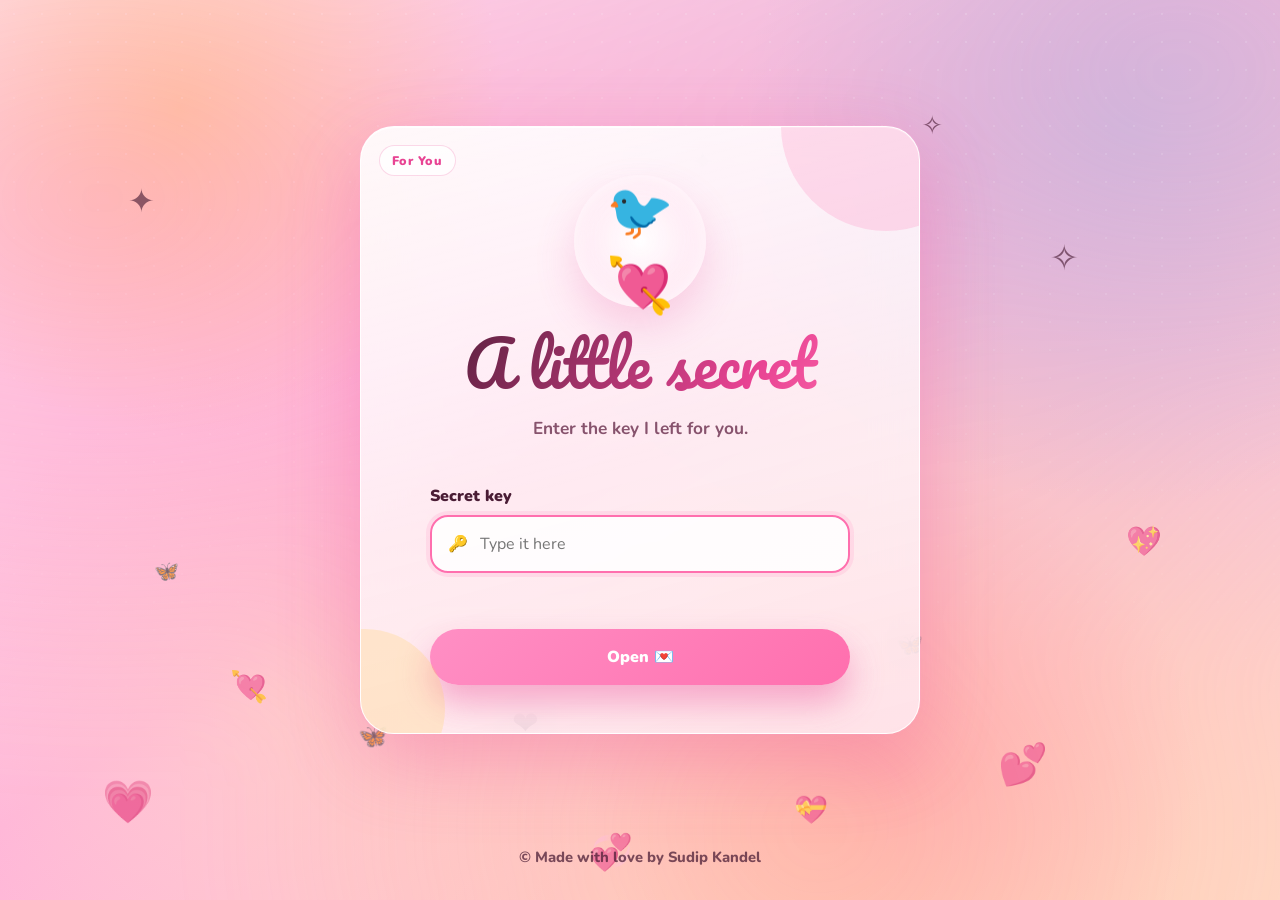
<file: index.html>
<!DOCTYPE html>
<html lang="en">
<head>
  <meta charset="UTF-8" />
  <meta name="viewport" content="width=device-width, initial-scale=1.0" />
  <meta name="description" content="A date invitation." />
  <meta name="theme-color" content="#ff6fae" />
  <title>For You 💘</title>
  <link rel="preconnect" href="https://fonts.googleapis.com" />
  <link rel="preconnect" href="https://fonts.gstatic.com" crossorigin />
  <link href="https://fonts.googleapis.com/css2?family=Nunito:wght@500;700;800;900&family=Pacifico&display=swap" rel="stylesheet" />
  <link rel="stylesheet" href="style.css" />
</head>
<body class="mood-lock">
  <div class="aurora" aria-hidden="true"></div>
  <div class="ambient" aria-hidden="true">
    <span class="heart h1">💗</span>
    <span class="heart h2">💘</span>
    <span class="heart h3">💕</span>
    <span class="heart h4">💖</span>
    <span class="heart h5">💞</span>
    <span class="heart h6">💝</span>
    <span class="heart h7">❤️</span>
    <span class="butterfly b1">🦋</span>
    <span class="butterfly b2">🦋</span>
    <span class="butterfly b3">🦋</span>
    <span class="sparkle s1">✦</span>
    <span class="sparkle s2">✧</span>
    <span class="sparkle s3">✦</span>
    <span class="sparkle s4">⋆</span>
    <span class="sparkle s5">✧</span>
  </div>

  <div id="celebration-layer" class="celebration-layer" aria-hidden="true"></div>
  <div id="flash-layer" class="flash-layer" aria-hidden="true"></div>

  <main class="app-shell">
    <section class="card screen is-active" id="screen-lock" aria-labelledby="lock-title">
      <p class="experience-badge" id="experience-badge" hidden></p>
      <div class="cupid-orbit" aria-hidden="true">
        <div class="cupid">🐦💘</div>
      </div>
      <h1 id="lock-title" class="shine-text">A little secret</h1>
      <p class="subtitle">Enter the key I left for you.</p>

      <form id="key-form" class="form-stack">
        <label for="love-key">Secret key</label>
        <div class="input-wrap">
          <span aria-hidden="true">🔑</span>
          <input id="love-key" name="love-key" type="password" autocomplete="off" placeholder="Type it here" required />
        </div>
        <p class="error-message" id="key-error" role="alert"></p>
        <button class="primary-btn" type="submit">Open 💌</button>
      </form>
    </section>

    <section class="card screen" id="screen-welcome" aria-labelledby="welcome-title">
      <div class="mini-scene" aria-hidden="true">
        <span class="cloud c1">☁️</span>
        <span class="cloud c2">☁️</span>
        <span class="floating-heart fh1">💖</span>
        <span class="floating-heart fh2">✨</span>
        <span class="floating-heart fh3">💘</span>
        <span class="big-cupid">👼</span>
        <span class="arrow">🏹</span>
      </div>
      <h2 id="welcome-title" class="shine-text">Hi, my love</h2>
      <p class="subtitle">Help me plan something beautiful.</p>
      <button class="primary-btn" id="start-quiz">I’m ready ✨</button>
    </section>

    <section class="card screen quiz-card" id="screen-quiz" aria-labelledby="quiz-title">
      <div class="quiz-progress" aria-hidden="true">
        <div class="quiz-progress-track">
          <div class="quiz-progress-fill" id="quiz-progress-fill"></div>
        </div>
        <div class="quiz-steps" id="quiz-steps"></div>
      </div>
      <p class="eyebrow" id="quiz-eyebrow">1 / 2</p>
      <div class="quiz-emoji" id="quiz-emoji" aria-hidden="true">🍝</div>
      <h2 id="quiz-title" class="shine-text"></h2>
      <p class="subtitle" id="quiz-subtitle"></p>
      <div class="quiz-options" id="quiz-options"></div>
      <p class="nudge-banner quiz-feedback" id="quiz-feedback" role="status" hidden></p>
    </section>

    <section class="card screen wow-card" id="screen-wow" aria-labelledby="wow-title">
      <div class="wow-orbit" aria-hidden="true">
        <span class="wow-ring"></span>
        <span class="wow-ring wow-ring-outer"></span>
        <span class="wow-core">💘</span>
      </div>
      <h2 id="wow-title" class="shine-text wow-title">Okay… wow.</h2>
      <p class="subtitle" id="wow-copy">I already love our date.</p>
      <ul class="wow-answers" id="wow-answers" aria-label="Your choices"></ul>
      <button class="primary-btn" id="reveal-question">One more thing ✨</button>
    </section>

    <section class="card screen question-card" id="screen-question" aria-labelledby="question-title">
      <div class="love-meter" aria-hidden="true">
        <div class="meter-fill"></div>
      </div>
      <h2 id="question-title" class="shine-text">Will you go on a date with me?</h2>

      <div class="button-playground" id="button-playground">
        <button class="primary-btn yes-btn" id="yes-btn">Yes 💖</button>
        <button class="ghost-btn no-btn" id="no-btn" type="button">No 🙈</button>
      </div>

      <p class="nudge-banner" id="no-message" role="status" hidden></p>
    </section>

    <section class="card screen" id="screen-date" aria-labelledby="date-title">
      <div class="date-icon" aria-hidden="true">💐</div>
      <h2 id="date-title" class="shine-text">When?</h2>
      <p class="subtitle">Pick a time that feels right.</p>

      <form id="date-form" class="form-stack">
        <label for="date-time">Date & time</label>
        <div class="input-wrap">
          <span aria-hidden="true">🗓️</span>
          <input id="date-time" name="date-time" type="datetime-local" required />
        </div>

        <label for="email">Your email</label>
        <div class="input-wrap">
          <span aria-hidden="true">💌</span>
          <input id="email" name="email" type="email" placeholder="you@email.com" required />
        </div>

        <label for="note">A note for me <span class="optional-tag">optional</span></label>
        <textarea id="note" name="note" rows="3" placeholder="Anything you want to say…"></textarea>

        <p class="error-message" id="date-error" role="alert"></p>
        <button class="primary-btn" id="confirm-date-btn" type="submit">Confirm 💘</button>
      </form>
    </section>

    <section class="card screen success-card" id="screen-success" aria-labelledby="success-title">
      <div class="heart-burst" aria-hidden="true">
        <span>💖</span><span>💘</span><span>💕</span><span>💞</span><span>💗</span><span>✨</span>
      </div>
      <h2 id="success-title" class="shine-text love-finale">I love you</h2>
      <p class="subtitle" id="success-copy">It’s a date.</p>
      <div class="summary" id="date-summary"></div>
      <button class="ghost-btn" id="restart-btn">Start over</button>
    </section>
  </main>

  <footer class="footer-note">
    © Made with love by Sudip Kandel
  </footer>

  <script src="experiences.js"></script>
  <script src="app.js"></script>
</body>
</html>
</file>
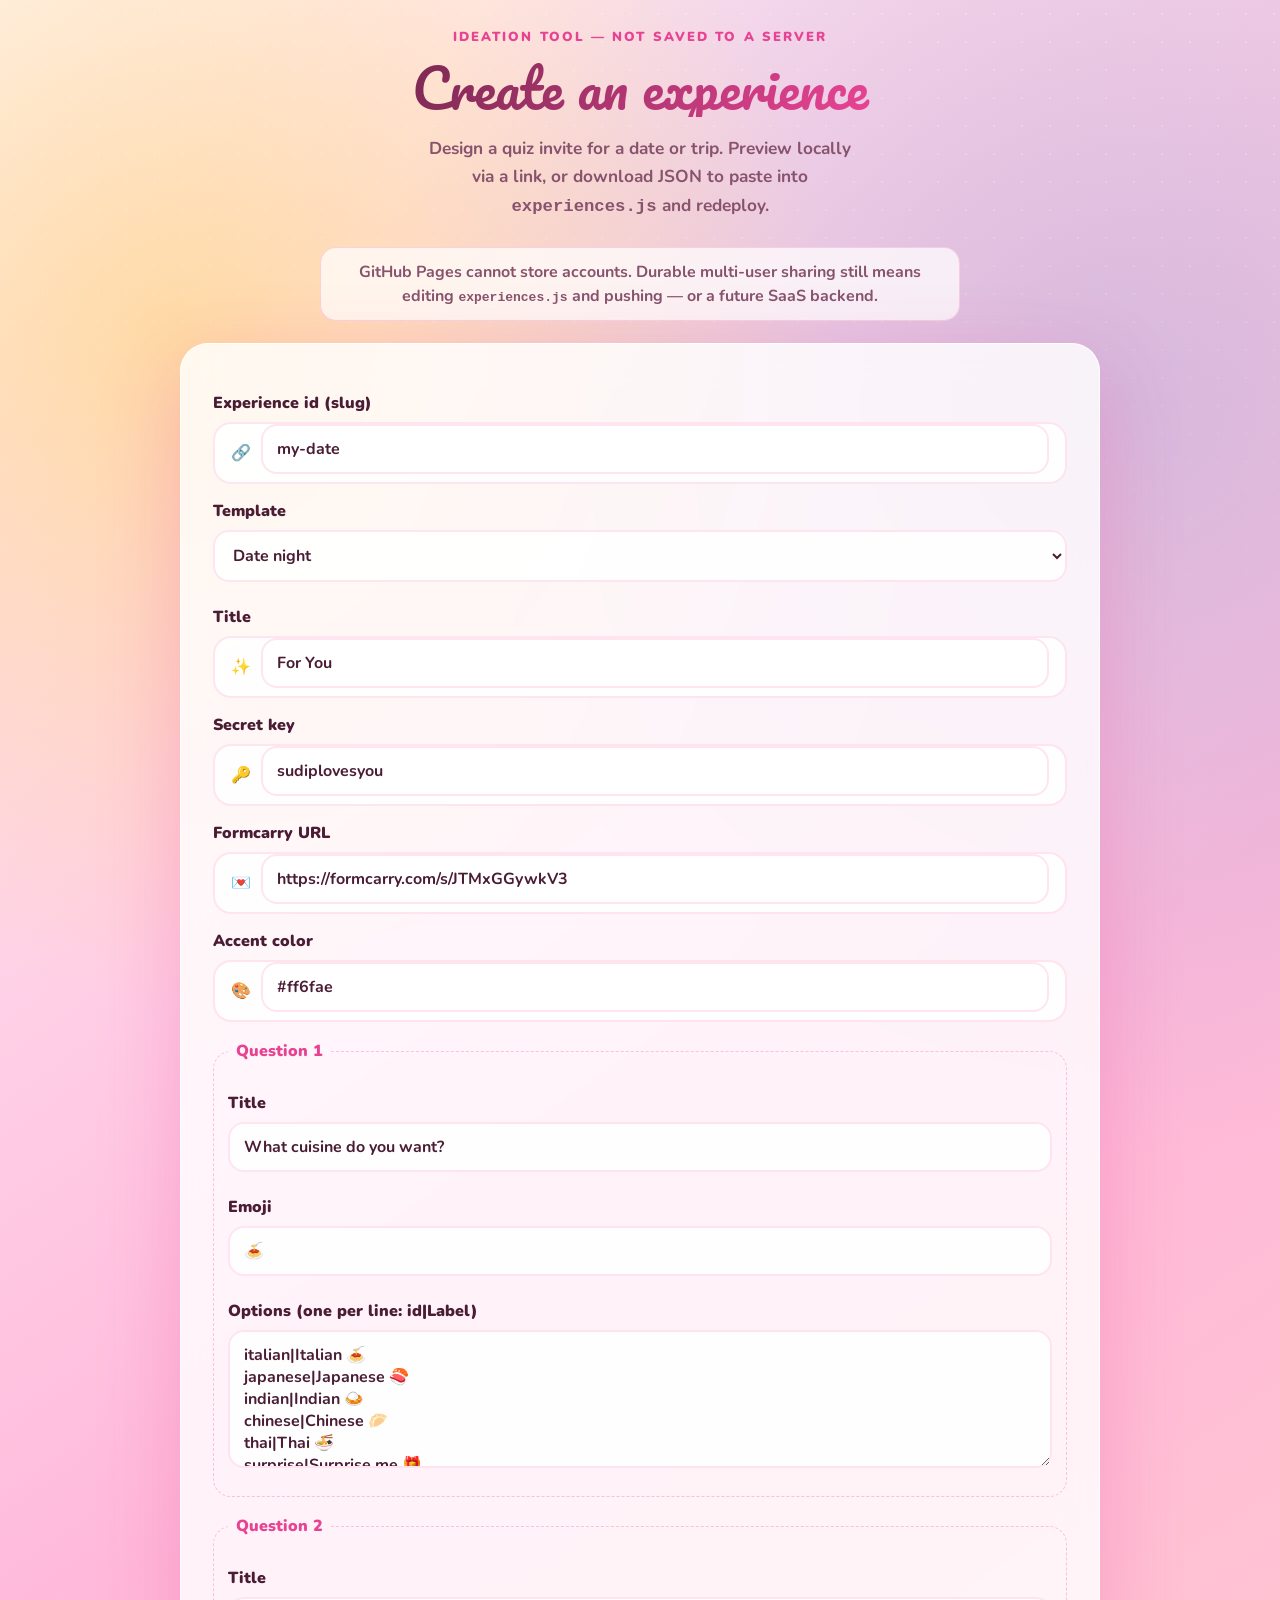
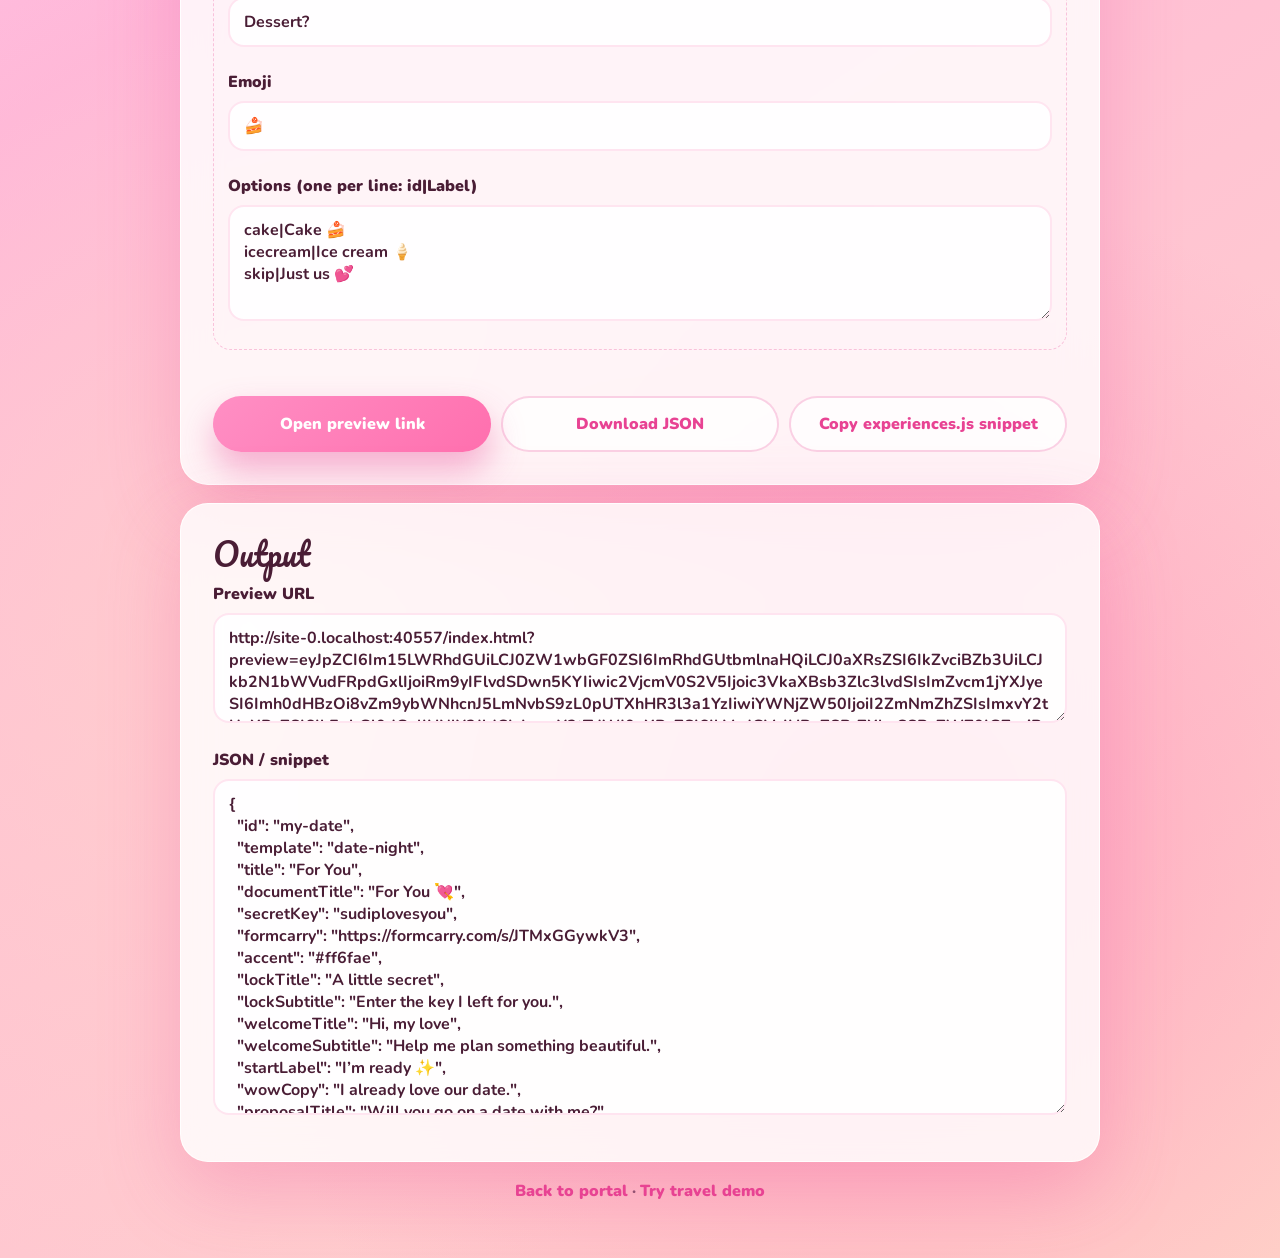
<file: create.html>
<!DOCTYPE html>
<html lang="en">
<head>
  <meta charset="UTF-8" />
  <meta name="viewport" content="width=device-width, initial-scale=1.0" />
  <meta name="description" content="Ideation builder for romantic invite experiences on GitHub Pages." />
  <meta name="theme-color" content="#ff6fae" />
  <title>Create experience · Ideation</title>
  <link rel="preconnect" href="https://fonts.googleapis.com" />
  <link rel="preconnect" href="https://fonts.gstatic.com" crossorigin />
  <link href="https://fonts.googleapis.com/css2?family=Nunito:wght@500;700;800;900&family=Pacifico&display=swap" rel="stylesheet" />
  <link rel="stylesheet" href="style.css" />
  <link rel="stylesheet" href="create.css" />
</head>
<body class="create-page">
  <main class="create-shell">
    <header class="create-header">
      <p class="eyebrow">Ideation tool — not saved to a server</p>
      <h1 class="shine-text">Create an experience</h1>
      <p class="subtitle">
        Design a quiz invite for a date or trip. Preview locally via a link, or download JSON to paste into
        <code>experiences.js</code> and redeploy.
      </p>
      <p class="create-warning">
        GitHub Pages cannot store accounts. Durable multi-user sharing still means editing
        <code>experiences.js</code> and pushing — or a future SaaS backend.
      </p>
    </header>

    <form id="create-form" class="create-card form-stack">
      <label for="experience-id">Experience id (slug)</label>
      <div class="input-wrap">
        <span aria-hidden="true">🔗</span>
        <input id="experience-id" name="experience-id" type="text" placeholder="e.g. travel-alex" required />
      </div>

      <label for="template">Template</label>
      <select id="template" name="template" class="create-select">
        <option value="date-night">Date night</option>
        <option value="travel">Travel planning</option>
      </select>

      <label for="title">Title</label>
      <div class="input-wrap">
        <span aria-hidden="true">✨</span>
        <input id="title" name="title" type="text" placeholder="Travel with me" required />
      </div>

      <label for="secret-key">Secret key</label>
      <div class="input-wrap">
        <span aria-hidden="true">🔑</span>
        <input id="secret-key" name="secret-key" type="text" placeholder="letsgo" required />
      </div>

      <label for="formcarry">Formcarry URL</label>
      <div class="input-wrap">
        <span aria-hidden="true">💌</span>
        <input id="formcarry" name="formcarry" type="url" placeholder="https://formcarry.com/s/XXXX" required />
      </div>

      <label for="accent">Accent color</label>
      <div class="input-wrap">
        <span aria-hidden="true">🎨</span>
        <input id="accent" name="accent" type="text" value="#ff6fae" required />
      </div>

      <fieldset class="create-fieldset">
        <legend>Question 1</legend>
        <label for="q1-title">Title</label>
        <input id="q1-title" name="q1-title" type="text" required />
        <label for="q1-emoji">Emoji</label>
        <input id="q1-emoji" name="q1-emoji" type="text" maxlength="4" required />
        <label for="q1-options">Options (one per line: id|Label)</label>
        <textarea id="q1-options" name="q1-options" rows="5" required></textarea>
      </fieldset>

      <fieldset class="create-fieldset">
        <legend>Question 2</legend>
        <label for="q2-title">Title</label>
        <input id="q2-title" name="q2-title" type="text" required />
        <label for="q2-emoji">Emoji</label>
        <input id="q2-emoji" name="q2-emoji" type="text" maxlength="4" required />
        <label for="q2-options">Options (one per line: id|Label)</label>
        <textarea id="q2-options" name="q2-options" rows="4" required></textarea>
      </fieldset>

      <p class="error-message" id="create-error" role="alert"></p>

      <div class="create-actions">
        <button class="primary-btn" id="preview-btn" type="button">Open preview link</button>
        <button class="ghost-btn" id="download-btn" type="button">Download JSON</button>
        <button class="ghost-btn" id="copy-btn" type="button">Copy experiences.js snippet</button>
      </div>
    </form>

    <section class="create-card create-output" aria-labelledby="output-title">
      <h2 id="output-title">Output</h2>
      <label for="preview-url">Preview URL</label>
      <textarea id="preview-url" rows="3" readonly></textarea>
      <label for="json-output">JSON / snippet</label>
      <textarea id="json-output" rows="14" readonly></textarea>
    </section>

    <p class="create-nav">
      <a class="footer-link" href="index.html">Back to portal</a>
      ·
      <a class="footer-link" href="index.html?e=demo">Try travel demo</a>
    </p>
  </main>

  <script src="experiences.js"></script>
  <script src="create.js"></script>
</body>
</html>
</file>
<file: style.css>
:root {
  --bg-soft: #fff1f7;
  --pink-light: #ffb6d9;
  --pink-main: #ff6fae;
  --pink-deep: #e84393;
  --peach: #ffd6c9;
  --cream: #fffafc;
  --lavender: #cdb4db;
  --gold: #ffd166;
  --text-dark: #4a1d35;
  --text-muted: #87536d;
  --white-glass: rgba(255, 255, 255, 0.78);
  --shadow: 0 26px 80px rgba(232, 67, 147, 0.28);
  --radius-xl: 34px;
  --radius-lg: 24px;
  --font-body: "Nunito", ui-rounded, system-ui, sans-serif;
  --font-display: "Pacifico", "Segoe Script", cursive;
}

* {
  box-sizing: border-box;
}

html {
  min-height: 100%;
}

body {
  min-height: 100vh;
  margin: 0;
  font-family: var(--font-body);
  color: var(--text-dark);
  background:
    radial-gradient(circle at 14% 12%, rgba(255, 209, 102, 0.55), transparent 24%),
    radial-gradient(circle at 88% 14%, rgba(205, 180, 219, 0.82), transparent 28%),
    radial-gradient(circle at 70% 86%, rgba(255, 111, 174, 0.4), transparent 26%),
    radial-gradient(circle at 22% 78%, rgba(255, 214, 201, 0.6), transparent 28%),
    linear-gradient(145deg, #fff5fa 0%, #ffb6d9 46%, #ffd6c9 100%);
  overflow-x: hidden;
  transition: background 700ms ease, filter 700ms ease;
}

body::before {
  content: "";
  position: fixed;
  inset: 0;
  pointer-events: none;
  background-image:
    radial-gradient(rgba(255, 255, 255, 0.42) 1px, transparent 1px);
  background-size: 28px 28px;
  mask-image: linear-gradient(to bottom, rgba(0, 0, 0, 0.55), transparent 85%);
  z-index: 0;
}

.aurora {
  position: fixed;
  inset: -20%;
  pointer-events: none;
  z-index: 0;
  background:
    radial-gradient(ellipse at 20% 30%, rgba(255, 111, 174, 0.35), transparent 45%),
    radial-gradient(ellipse at 80% 20%, rgba(205, 180, 219, 0.4), transparent 42%),
    radial-gradient(ellipse at 60% 80%, rgba(255, 209, 102, 0.28), transparent 40%);
  filter: blur(40px);
  animation: auroraDrift 12s ease-in-out infinite alternate;
}

body.mood-wow,
body.mood-success {
  filter: saturate(1.15);
}

body.mood-wow .aurora {
  animation-duration: 6s;
  opacity: 1;
}

body.mood-question .aurora {
  background:
    radial-gradient(ellipse at 50% 40%, rgba(255, 111, 174, 0.45), transparent 42%),
    radial-gradient(ellipse at 20% 80%, rgba(255, 209, 102, 0.3), transparent 40%),
    radial-gradient(ellipse at 85% 25%, rgba(205, 180, 219, 0.35), transparent 40%);
}

body.mood-success .aurora {
  background:
    radial-gradient(ellipse at 50% 30%, rgba(255, 105, 180, 0.5), transparent 40%),
    radial-gradient(ellipse at 15% 70%, rgba(255, 209, 102, 0.4), transparent 42%),
    radial-gradient(ellipse at 85% 65%, rgba(236, 72, 153, 0.35), transparent 40%);
}

.app-shell {
  min-height: calc(100vh - 54px);
  display: grid;
  place-items: center;
  padding: 28px 18px 14px;
  position: relative;
  z-index: 2;
}

.card {
  width: min(94vw, 560px);
  min-height: 540px;
  display: none;
  position: relative;
  overflow: hidden;
  padding: clamp(28px, 6vw, 48px);
  text-align: center;
  background: linear-gradient(
    165deg,
    rgba(255, 255, 255, 0.9),
    rgba(255, 255, 255, 0.72) 55%,
    rgba(255, 240, 248, 0.78)
  );
  border: 1px solid rgba(255, 255, 255, 0.88);
  border-radius: var(--radius-xl);
  box-shadow:
    0 26px 80px rgba(232, 67, 147, 0.3),
    0 0 0 1px rgba(255, 182, 217, 0.25),
    inset 0 1px 0 rgba(255, 255, 255, 0.85);
  backdrop-filter: blur(22px);
}

.card::before,
.card::after {
  content: "";
  position: absolute;
  border-radius: 999px;
  pointer-events: none;
}

.card::before {
  width: 210px;
  height: 210px;
  top: -106px;
  right: -72px;
  background: rgba(255, 111, 174, 0.2);
}

.card::after {
  width: 160px;
  height: 160px;
  left: -76px;
  bottom: -56px;
  background: rgba(255, 209, 102, 0.26);
}

.screen.is-active {
  display: flex;
  flex-direction: column;
  justify-content: center;
  animation: popIn 620ms cubic-bezier(.16, 1, .3, 1);
}

.shine-text {
  background: linear-gradient(
    120deg,
    #4a1d35 0%,
    #e84393 35%,
    #ff6fae 50%,
    #4a1d35 65%,
    #e84393 100%
  );
  background-size: 220% auto;
  -webkit-background-clip: text;
  background-clip: text;
  color: transparent;
  animation: shineSweep 4.5s linear infinite;
}

.wow-title,
.love-finale {
  font-size: clamp(2.6rem, 9vw, 4.2rem);
  animation: shineSweep 2.8s linear infinite, heartbeat 1.6s ease-in-out infinite;
}

.eyebrow {
  margin: 0 0 12px;
  color: var(--pink-deep);
  font-size: 0.82rem;
  font-weight: 900;
  letter-spacing: 0.16em;
  text-transform: uppercase;
}

h1,
h2 {
  margin: 0;
  line-height: 1.08;
  font-family: var(--font-display);
  font-weight: 400;
  text-wrap: balance;
}

h1 {
  font-size: clamp(2.35rem, 8.5vw, 3.8rem);
}

h2 {
  font-size: clamp(2.15rem, 7.6vw, 3.45rem);
}

.subtitle {
  max-width: 430px;
  margin: 18px auto 26px;
  color: var(--text-muted);
  font-size: 1.08rem;
  line-height: 1.65;
  font-weight: 700;
}

.form-stack {
  width: min(100%, 420px);
  margin: 0 auto;
  text-align: left;
}

.form-stack label {
  display: block;
  margin: 16px 0 8px;
  font-weight: 900;
  color: var(--text-dark);
}

.input-wrap {
  display: flex;
  align-items: center;
  gap: 10px;
  padding: 0 16px;
  background: rgba(255, 255, 255, 0.88);
  border: 2px solid rgba(255, 111, 174, 0.18);
  border-radius: 18px;
  transition: 180ms ease;
}

.input-wrap:focus-within {
  border-color: var(--pink-main);
  box-shadow: 0 0 0 4px rgba(255, 111, 174, 0.14);
}

input,
textarea {
  width: 100%;
  border: 0;
  outline: 0;
  background: transparent;
  color: var(--text-dark);
  font: inherit;
}

input {
  min-height: 54px;
}

textarea {
  min-height: 94px;
  padding: 16px;
  resize: vertical;
  background: rgba(255, 255, 255, 0.88);
  border: 2px solid rgba(255, 111, 174, 0.18);
  border-radius: 18px;
}

textarea:focus {
  border-color: var(--pink-main);
  box-shadow: 0 0 0 4px rgba(255, 111, 174, 0.14);
}

.hint,
.error-message {
  margin: 10px 0 0;
  font-size: 0.92rem;
  color: var(--text-muted);
  font-weight: 700;
}

.nudge-banner {
  width: min(100%, 420px);
  margin: 18px auto 0;
  padding: 14px 18px;
  color: #7a1048;
  background: linear-gradient(135deg, rgba(255, 214, 201, 0.95), rgba(255, 182, 217, 0.95));
  border: 2px solid rgba(232, 67, 147, 0.35);
  border-radius: 18px;
  box-shadow: 0 12px 28px rgba(232, 67, 147, 0.18);
  font-size: 1.02rem;
  font-weight: 900;
  line-height: 1.45;
  text-align: center;
}

.nudge-banner.is-popping {
  animation: nudgePop 420ms cubic-bezier(.2, .9, .2, 1.4);
}

.error-message {
  min-height: 24px;
  color: #c2255c;
  font-weight: 800;
}

.primary-btn,
.ghost-btn {
  border: 0;
  cursor: pointer;
  font: inherit;
  font-weight: 900;
  border-radius: 999px;
  transition: transform 160ms ease, box-shadow 160ms ease, background 160ms ease;
}

.primary-btn {
  width: 100%;
  min-height: 56px;
  margin-top: 22px;
  color: white;
  background: linear-gradient(135deg, #ff8fc4, var(--pink-main), var(--pink-deep));
  background-size: 200% 200%;
  box-shadow: 0 18px 34px rgba(232, 67, 147, 0.4);
  animation: buttonShine 3.2s ease-in-out infinite;
  position: relative;
  overflow: hidden;
}

.primary-btn::after {
  content: "";
  position: absolute;
  inset: 0;
  background: linear-gradient(
    110deg,
    transparent 30%,
    rgba(255, 255, 255, 0.35) 48%,
    transparent 62%
  );
  transform: translateX(-120%);
  animation: buttonGloss 2.8s ease-in-out infinite;
}

.primary-btn:hover,
.primary-btn:focus-visible,
.ghost-btn:hover,
.ghost-btn:focus-visible {
  transform: translateY(-2px) scale(1.02);
}

.primary-btn:active,
.ghost-btn:active {
  transform: translateY(1px) scale(0.98);
}

.primary-btn:disabled {
  cursor: wait;
  opacity: 0.72;
  transform: none;
  box-shadow: 0 10px 22px rgba(232, 67, 147, 0.22);
}

.ghost-btn {
  min-height: 52px;
  padding: 0 26px;
  color: var(--pink-deep);
  background: rgba(255, 255, 255, 0.78);
  border: 2px solid rgba(232, 67, 147, 0.24);
}

.cupid-orbit {
  width: 132px;
  height: 132px;
  display: grid;
  place-items: center;
  margin: 0 auto 24px;
  border-radius: 50%;
  background: radial-gradient(circle, rgba(255, 255, 255, 0.92), rgba(255, 182, 217, 0.34));
  box-shadow: inset 0 0 26px rgba(255, 255, 255, 0.9), 0 20px 40px rgba(232, 67, 147, 0.2);
  animation: glowPulse 2.8s ease-in-out infinite;
}

.cupid {
  font-size: 3.4rem;
  animation: floatCupid 2.6s ease-in-out infinite;
}

.mini-scene {
  min-height: 150px;
  position: relative;
  margin-bottom: 12px;
}

.big-cupid {
  position: absolute;
  left: 50%;
  top: 32px;
  transform: translateX(-50%);
  font-size: 5.1rem;
  animation: floatCupid 2.8s ease-in-out infinite;
}

.arrow {
  position: absolute;
  right: 28%;
  top: 72px;
  font-size: 2.1rem;
  animation: arrowWiggle 1.3s ease-in-out infinite;
}

.floating-heart {
  position: absolute;
  animation: softTwinkle 2.2s ease-in-out infinite;
}

.fh1 {
  left: 22%;
  top: 64px;
  font-size: 1.4rem;
}

.fh2 {
  right: 24%;
  top: 28px;
  font-size: 1.2rem;
  animation-delay: 0.5s;
}

.cloud {
  position: absolute;
  opacity: 0.8;
  filter: drop-shadow(0 12px 16px rgba(232, 67, 147, 0.12));
}

.c1 {
  left: 12%;
  top: 18px;
  font-size: 3rem;
}

.c2 {
  right: 12%;
  top: 6px;
  font-size: 2.5rem;
}

.love-meter {
  width: min(100%, 390px);
  height: 16px;
  margin: 0 auto 26px;
  overflow: hidden;
  background: rgba(255, 255, 255, 0.72);
  border-radius: 999px;
  border: 1px solid rgba(255, 255, 255, 0.7);
}

.meter-fill {
  width: 100%;
  height: 100%;
  border-radius: inherit;
  background: linear-gradient(90deg, #ffd166, #ff6fae, #e84393, #cdb4db);
  background-size: 200% 100%;
  animation: lovePulse 1.5s ease-in-out infinite, shimmer 2.4s linear infinite;
}

.button-playground {
  min-height: 210px;
  position: relative;
  display: flex;
  align-items: center;
  justify-content: center;
  gap: 16px;
  flex-wrap: wrap;
  margin-top: 10px;
}

.button-playground.is-chasing {
  min-height: 260px;
}

.yes-btn {
  width: auto;
  min-width: 190px;
  max-width: min(100%, 260px);
  padding: 0 28px;
  z-index: 4;
  position: relative;
  animation: yesGlow 1.8s ease-in-out infinite;
  box-shadow:
    0 0 0 4px rgba(255, 111, 174, 0.28),
    0 18px 34px rgba(232, 67, 147, 0.42);
}

.button-playground.is-chasing .yes-btn {
  position: absolute;
  left: 50%;
  top: 50%;
  transform: translate(-50%, -50%);
  margin-top: 0;
}

.button-playground.is-chasing .yes-btn:hover,
.button-playground.is-chasing .yes-btn:focus-visible {
  transform: translate(-50%, calc(-50% - 2px)) scale(1.02);
}

.button-playground.is-chasing .yes-btn:active {
  transform: translate(-50%, calc(-50% + 1px)) scale(0.98);
}

.no-btn {
  position: relative;
  z-index: 3;
  min-width: 120px;
}

.no-btn.is-running {
  position: absolute;
  width: auto;
  max-width: 150px;
  margin: 0;
  z-index: 2;
  transition: left 120ms ease, top 120ms ease;
}

.date-icon {
  width: 112px;
  height: 112px;
  display: grid;
  place-items: center;
  margin: 0 auto 24px;
  font-size: 4.2rem;
  border-radius: 38px;
  background: rgba(255, 255, 255, 0.68);
  box-shadow: 0 18px 42px rgba(232, 67, 147, 0.2);
  animation: bounceSoft 2.5s ease-in-out infinite;
}

.success-card {
  min-height: 590px;
}

.heart-burst {
  position: relative;
  height: 160px;
  margin-bottom: 8px;
}

.heart-burst span {
  position: absolute;
  left: 50%;
  top: 54%;
  font-size: 3rem;
  transform: translate(-50%, -50%);
  animation: burst 1.8s ease-in-out infinite;
}

.heart-burst span:nth-child(2) { animation-delay: 0.16s; }
.heart-burst span:nth-child(3) { animation-delay: 0.32s; }
.heart-burst span:nth-child(4) { animation-delay: 0.48s; }
.heart-burst span:nth-child(5) { animation-delay: 0.64s; }
.heart-burst span:nth-child(6) { animation-delay: 0.8s; }

.summary {
  width: min(100%, 430px);
  margin: 16px auto 4px;
  padding: 18px;
  color: var(--text-dark);
  background: rgba(255, 255, 255, 0.74);
  border: 1px solid rgba(255, 255, 255, 0.8);
  border-radius: 22px;
  text-align: left;
  line-height: 1.7;
  font-weight: 700;
}

.summary strong {
  color: var(--pink-deep);
}

.success-kisses {
  margin: 12px 0 0;
  font-size: 1.35rem;
  letter-spacing: 0.35em;
  animation: softTwinkle 1.8s ease-in-out infinite;
}

.quiz-progress {
  width: min(100%, 420px);
  margin: 0 auto 18px;
}

.quiz-progress-track {
  height: 12px;
  overflow: hidden;
  border-radius: 999px;
  background: rgba(255, 255, 255, 0.72);
  border: 1px solid rgba(255, 255, 255, 0.8);
}

.quiz-progress-fill {
  width: 12%;
  height: 100%;
  border-radius: inherit;
  background: linear-gradient(90deg, #ffd166, #ff6fae, #e84393);
  transition: width 420ms cubic-bezier(.2, .9, .2, 1.2);
}

.quiz-steps {
  display: flex;
  justify-content: space-between;
  margin-top: 12px;
  padding: 0 4px;
}

.quiz-step {
  width: 34px;
  height: 34px;
  display: grid;
  place-items: center;
  border-radius: 50%;
  color: var(--text-muted);
  background: rgba(255, 255, 255, 0.72);
  border: 2px solid rgba(232, 67, 147, 0.16);
  font-weight: 900;
  font-size: 0.9rem;
  transition: 220ms ease;
}

.quiz-step.is-active {
  color: white;
  background: linear-gradient(135deg, var(--pink-main), var(--pink-deep));
  border-color: transparent;
  box-shadow: 0 10px 22px rgba(232, 67, 147, 0.3);
  transform: scale(1.08);
}

.quiz-step.is-done {
  color: white;
  background: #10b981;
  border-color: transparent;
}

.quiz-emoji {
  width: 88px;
  height: 88px;
  display: grid;
  place-items: center;
  margin: 8px auto 16px;
  font-size: 2.8rem;
  border-radius: 28px;
  background: rgba(255, 255, 255, 0.72);
  box-shadow: 0 16px 34px rgba(232, 67, 147, 0.18);
  animation: bounceSoft 2.4s ease-in-out infinite;
}

.quiz-card #quiz-title {
  margin-bottom: 0;
  padding-bottom: 8px;
  line-height: 1.2;
}

.quiz-options {
  width: min(100%, 420px);
  margin: 28px auto 0;
  display: grid;
  grid-template-columns: repeat(2, minmax(0, 1fr));
  gap: 12px;
}

.quiz-option {
  min-height: 58px;
  padding: 14px 16px;
  border: 2px solid rgba(232, 67, 147, 0.18);
  border-radius: 18px;
  background: rgba(255, 255, 255, 0.86);
  color: var(--text-dark);
  font: inherit;
  font-weight: 900;
  cursor: pointer;
  text-align: center;
  transition: transform 160ms ease, box-shadow 160ms ease, border-color 160ms ease, background 160ms ease;
}

.quiz-option:hover,
.quiz-option:focus-visible {
  transform: translateY(-2px);
  border-color: var(--pink-main);
  box-shadow: 0 12px 28px rgba(232, 67, 147, 0.18);
}

.quiz-option.is-selected {
  color: white;
  background: linear-gradient(135deg, var(--pink-main), var(--pink-deep));
  border-color: transparent;
  box-shadow: 0 16px 32px rgba(232, 67, 147, 0.32);
}

.quiz-option:disabled {
  cursor: default;
  opacity: 0.72;
}

.quiz-option.is-selected:disabled {
  opacity: 1;
}

.quiz-feedback {
  margin-top: 16px;
}

.wow-card {
  min-height: 620px;
}

.wow-card.is-exploding {
  animation: wowBoom 700ms cubic-bezier(.2, .9, .2, 1.2);
}

.wow-orbit {
  position: relative;
  width: 140px;
  height: 140px;
  margin: 0 auto 18px;
  display: grid;
  place-items: center;
}

.wow-ring {
  position: absolute;
  inset: 0;
  border-radius: 50%;
  border: 3px dashed rgba(232, 67, 147, 0.4);
  animation: wowSpin 8s linear infinite;
}

.wow-core {
  width: 96px;
  height: 96px;
  display: grid;
  place-items: center;
  font-size: 3rem;
  border-radius: 50%;
  background: radial-gradient(circle, rgba(255, 255, 255, 0.95), rgba(255, 182, 217, 0.5));
  box-shadow: 0 18px 40px rgba(232, 67, 147, 0.3);
  animation: glowPulse 2.2s ease-in-out infinite;
}

.wow-answers {
  width: min(100%, 420px);
  margin: 0 auto 8px;
  padding: 0;
  list-style: none;
  display: grid;
  gap: 10px;
}

.wow-answers li {
  padding: 12px 16px;
  text-align: left;
  border-radius: 16px;
  background: rgba(255, 255, 255, 0.78);
  border: 1px solid rgba(255, 255, 255, 0.85);
  font-weight: 800;
  color: var(--text-dark);
  animation: chipFloat 2.6s ease-in-out infinite;
}

.wow-answers li:nth-child(2) {
  animation-delay: 0.2s;
}

.wow-answers li:nth-child(3) {
  animation-delay: 0.4s;
}

.optional-tag {
  margin-left: 6px;
  color: var(--text-muted);
  font-weight: 700;
  font-size: 0.85em;
}

.subtitle:empty,
.subtitle[hidden] {
  display: none;
}

.question-card .subtitle {
  display: none;
}

.footer-note {
  position: relative;
  z-index: 2;
  min-height: 54px;
  padding: 0 16px 22px;
  color: rgba(74, 29, 53, 0.74);
  text-align: center;
  font-size: 0.92rem;
  line-height: 1.55;
  font-weight: 800;
}

.footer-link {
  color: var(--pink-deep);
  text-decoration: none;
  font-weight: 900;
}

.footer-link:hover,
.footer-link:focus-visible {
  text-decoration: underline;
}

.experience-badge {
  position: absolute;
  top: 18px;
  left: 18px;
  margin: 0;
  padding: 6px 12px;
  border-radius: 999px;
  background: rgba(255, 255, 255, 0.78);
  border: 1px solid rgba(232, 67, 147, 0.2);
  color: var(--pink-deep);
  font-size: 0.78rem;
  font-weight: 900;
  letter-spacing: 0.04em;
  z-index: 2;
}

body[data-template="travel"] {
  --pink-main: #14b8a6;
  --pink-deep: #0f766e;
}

.ambient {
  position: fixed;
  inset: 0;
  overflow: hidden;
  pointer-events: none;
  z-index: 1;
}

.celebration-layer {
  position: fixed;
  inset: 0;
  overflow: hidden;
  pointer-events: none;
  z-index: 5;
}

.celebration-piece {
  position: absolute;
  top: -24px;
  animation: confettiFall 1.7s ease-out forwards;
}

.heart,
.sparkle,
.butterfly {
  position: absolute;
  opacity: 0.64;
  animation: drift 9s linear infinite;
}

.butterfly {
  animation: butterflyDrift 11s linear infinite;
}

.h1 { left: 8%; top: 86%; font-size: 2.6rem; animation-duration: 11s; }
.h2 { left: 18%; top: 74%; font-size: 1.9rem; animation-duration: 9s; animation-delay: -2s; }
.h3 { left: 78%; top: 82%; font-size: 2.5rem; animation-duration: 10s; animation-delay: -4s; }
.h4 { left: 88%; top: 58%; font-size: 1.8rem; animation-duration: 8s; animation-delay: -1s; }
.h5 { left: 46%; top: 92%; font-size: 2.2rem; animation-duration: 12s; animation-delay: -6s; }
.h6 { left: 62%; top: 88%; font-size: 1.7rem; animation-duration: 10.5s; animation-delay: -3s; }
.b1 { left: 28%; top: 80%; font-size: 1.5rem; animation-duration: 13s; animation-delay: -1.5s; }
.b2 { left: 70%; top: 70%; font-size: 1.35rem; animation-duration: 12s; animation-delay: -5s; }
.s1 { left: 10%; top: 20%; font-size: 2rem; animation-duration: 7s; }
.s2 { left: 82%; top: 26%; font-size: 2.2rem; animation-duration: 8.5s; animation-delay: -3s; }
.s3 { left: 54%; top: 16%; font-size: 1.7rem; animation-duration: 9.5s; animation-delay: -5s; }
.s4 { left: 34%; top: 22%; font-size: 1.4rem; animation-duration: 8s; animation-delay: -2s; }

.fh3 {
  left: 48%;
  top: 8px;
  font-size: 1.1rem;
  animation-delay: 0.9s;
}

.wow-ring-outer {
  inset: -18px;
  border-style: solid;
  border-color: rgba(255, 182, 217, 0.35);
  animation: wowSpin 14s linear infinite reverse;
}

.flash-layer {
  position: fixed;
  inset: 0;
  pointer-events: none;
  z-index: 6;
  opacity: 0;
  background: radial-gradient(circle at center, rgba(255, 255, 255, 0.75), rgba(255, 111, 174, 0.2) 40%, transparent 70%);
}

.flash-layer.is-flashing {
  animation: loveFlash 700ms ease-out;
}

.celebration-piece.is-burst {
  top: 45%;
  left: 50% !important;
  animation: confettiBurst 1.4s ease-out forwards;
}

.h7 { left: 40%; top: 78%; font-size: 2rem; animation-duration: 9.5s; animation-delay: -4s; }
.b3 { left: 12%; top: 62%; font-size: 1.25rem; animation-duration: 14s; animation-delay: -7s; }
.s5 { left: 72%; top: 12%; font-size: 1.6rem; animation-duration: 7.5s; animation-delay: -1s; }

@keyframes auroraDrift {
  from { transform: translate3d(-2%, -1%, 0) scale(1); }
  to { transform: translate3d(3%, 2%, 0) scale(1.08); }
}

@keyframes shineSweep {
  to { background-position: 220% center; }
}

@keyframes heartbeat {
  0%, 100% { transform: scale(1); }
  35% { transform: scale(1.04); }
  50% { transform: scale(0.98); }
  65% { transform: scale(1.03); }
}

@keyframes buttonShine {
  0%, 100% { background-position: 0% 50%; }
  50% { background-position: 100% 50%; }
}

@keyframes buttonGloss {
  0%, 55% { transform: translateX(-120%); }
  100% { transform: translateX(120%); }
}

@keyframes loveFlash {
  0% { opacity: 0; }
  20% { opacity: 1; }
  100% { opacity: 0; }
}

@keyframes confettiBurst {
  0% {
    transform: translate(-50%, -50%) scale(0.4) rotate(0deg);
    opacity: 0;
  }
  18% { opacity: 1; }
  100% {
    transform: translate(calc(-50% + var(--burst-x)), calc(-50% + var(--burst-y))) scale(1.15) rotate(var(--spin));
    opacity: 0;
  }
}

@keyframes popIn {
  from { opacity: 0; transform: translateY(28px) scale(0.94); filter: blur(4px); }
  to { opacity: 1; transform: translateY(0) scale(1); filter: blur(0); }
}

@keyframes floatCupid {
  0%, 100% { transform: translateY(0) rotate(-2deg); }
  50% { transform: translateY(-12px) rotate(4deg); }
}

@keyframes arrowWiggle {
  0%, 100% { transform: rotate(-12deg) translateX(0); }
  50% { transform: rotate(6deg) translateX(8px); }
}

@keyframes lovePulse {
  0%, 100% { filter: saturate(1); transform: scaleX(0.94); }
  50% { filter: saturate(1.35); transform: scaleX(1); }
}

@keyframes shimmer {
  from { background-position: 0% 50%; }
  to { background-position: 200% 50%; }
}

@keyframes bounceSoft {
  0%, 100% { transform: translateY(0); }
  50% { transform: translateY(-8px); }
}

@keyframes burst {
  0% { transform: translate(-50%, -50%) scale(0.5); opacity: 0; }
  18% { opacity: 1; }
  100% { transform: translate(calc(-50% + var(--x, 0px)), calc(-50% + var(--y, -90px))) scale(1.2); opacity: 0; }
}

.heart-burst span:nth-child(1) { --x: -110px; --y: -72px; }
.heart-burst span:nth-child(2) { --x: 112px; --y: -84px; }
.heart-burst span:nth-child(3) { --x: 0px; --y: -122px; }
.heart-burst span:nth-child(4) { --x: -66px; --y: 44px; }
.heart-burst span:nth-child(5) { --x: 78px; --y: 34px; }
.heart-burst span:nth-child(6) { --x: 20px; --y: -40px; }

@keyframes drift {
  from { transform: translateY(0) rotate(0deg); opacity: 0; }
  12% { opacity: 0.66; }
  82% { opacity: 0.66; }
  to { transform: translateY(-110vh) rotate(28deg); opacity: 0; }
}

@keyframes butterflyDrift {
  from { transform: translateY(0) translateX(0) rotate(0deg); opacity: 0; }
  12% { opacity: 0.7; }
  50% { transform: translateY(-55vh) translateX(40px) rotate(18deg); }
  82% { opacity: 0.7; }
  to { transform: translateY(-110vh) translateX(-20px) rotate(-10deg); opacity: 0; }
}

@keyframes confettiFall {
  0% {
    transform: translateY(0) translateX(0) rotate(0deg);
    opacity: 0;
  }
  12% { opacity: 1; }
  100% {
    transform: translateY(110vh) translateX(var(--drift)) rotate(var(--spin));
    opacity: 0;
  }
}

@keyframes glowPulse {
  0%, 100% { box-shadow: inset 0 0 26px rgba(255, 255, 255, 0.9), 0 20px 40px rgba(232, 67, 147, 0.2); }
  50% { box-shadow: inset 0 0 26px rgba(255, 255, 255, 0.95), 0 24px 48px rgba(232, 67, 147, 0.34); }
}

@keyframes yesGlow {
  0%, 100% {
    box-shadow:
      0 0 0 4px rgba(255, 111, 174, 0.22),
      0 18px 34px rgba(232, 67, 147, 0.4);
  }
  50% {
    box-shadow:
      0 0 0 8px rgba(255, 111, 174, 0.38),
      0 24px 48px rgba(232, 67, 147, 0.58);
  }
}

@keyframes nudgePop {
  0% { transform: scale(0.94) translateY(6px); opacity: 0.4; }
  60% { transform: scale(1.04) translateY(0); opacity: 1; }
  100% { transform: scale(1) translateY(0); opacity: 1; }
}

@keyframes softTwinkle {
  0%, 100% { opacity: 0.55; transform: scale(1); }
  50% { opacity: 1; transform: scale(1.12); }
}

@keyframes chipFloat {
  0%, 100% { transform: translateY(0); }
  50% { transform: translateY(-4px); }
}

@keyframes stampWiggle {
  0%, 100% { transform: rotate(8deg); }
  50% { transform: rotate(11deg); }
}

@keyframes wowBoom {
  0% { transform: scale(0.92); opacity: 0.4; filter: saturate(0.8); }
  55% { transform: scale(1.03); opacity: 1; filter: saturate(1.2); }
  100% { transform: scale(1); opacity: 1; filter: saturate(1); }
}

@keyframes wowSpin {
  from { transform: rotate(0deg); }
  to { transform: rotate(360deg); }
}

@media (max-width: 520px) {
  .card {
    min-height: 560px;
    border-radius: 28px;
  }

  .stamp {
    top: 12px;
    right: 12px;
    font-size: 0.64rem;
  }

  .quiz-options {
    grid-template-columns: 1fr;
  }

  .button-playground {
    min-height: 240px;
  }

  .button-playground.is-chasing {
    min-height: 300px;
  }

  .yes-btn {
    width: auto;
    max-width: min(100%, 240px);
  }

  .ghost-btn {
    width: auto;
  }

  .no-btn.is-running {
    width: auto;
    max-width: 140px;
  }
}

@media (prefers-reduced-motion: reduce) {
  *, *::before, *::after {
    animation-duration: 0.01ms !important;
    animation-iteration-count: 1 !important;
    scroll-behavior: auto !important;
    transition-duration: 0.01ms !important;
  }
}
</file>
<file: create.css>
.create-page {
  min-height: 100vh;
}

.create-shell {
  width: min(920px, 94vw);
  margin: 0 auto;
  padding: 28px 0 40px;
  position: relative;
  z-index: 2;
}

.create-header {
  text-align: center;
  margin-bottom: 22px;
}

.create-header h1 {
  margin: 0;
  font-family: var(--font-display);
  font-size: clamp(2.2rem, 7vw, 3.4rem);
}

.create-warning {
  max-width: 640px;
  margin: 0 auto;
  padding: 12px 16px;
  border-radius: 16px;
  background: rgba(255, 255, 255, 0.72);
  border: 1px solid rgba(232, 67, 147, 0.2);
  color: var(--text-muted);
  font-weight: 700;
  line-height: 1.5;
}

.create-card {
  margin: 0 auto 18px;
  padding: clamp(22px, 4vw, 32px);
  background: rgba(255, 255, 255, 0.82);
  border: 1px solid rgba(255, 255, 255, 0.9);
  border-radius: 28px;
  box-shadow: var(--shadow);
  backdrop-filter: blur(18px);
}

.create-card.form-stack {
  width: 100%;
  max-width: none;
  text-align: left;
}

.create-select,
.create-card input,
.create-card textarea {
  width: 100%;
  min-height: 48px;
  margin-bottom: 8px;
  padding: 12px 14px;
  border: 2px solid rgba(255, 111, 174, 0.18);
  border-radius: 16px;
  background: rgba(255, 255, 255, 0.9);
  color: var(--text-dark);
  font: inherit;
  font-weight: 700;
}

.create-card textarea {
  min-height: 110px;
  resize: vertical;
}

.create-fieldset {
  margin: 18px 0 8px;
  padding: 14px;
  border: 1px dashed rgba(232, 67, 147, 0.28);
  border-radius: 18px;
}

.create-fieldset legend {
  padding: 0 8px;
  color: var(--pink-deep);
  font-weight: 900;
}

.create-actions {
  display: grid;
  gap: 10px;
  margin-top: 12px;
}

.create-actions .primary-btn,
.create-actions .ghost-btn {
  width: 100%;
  margin-top: 0;
}

.create-output h2 {
  margin: 0 0 12px;
  font-family: var(--font-display);
  font-size: 2rem;
}

.create-output label {
  display: block;
  margin: 12px 0 8px;
  font-weight: 900;
}

.create-nav {
  text-align: center;
  font-weight: 800;
  color: var(--text-muted);
}

@media (min-width: 760px) {
  .create-actions {
    grid-template-columns: repeat(3, minmax(0, 1fr));
  }
}
</file>
